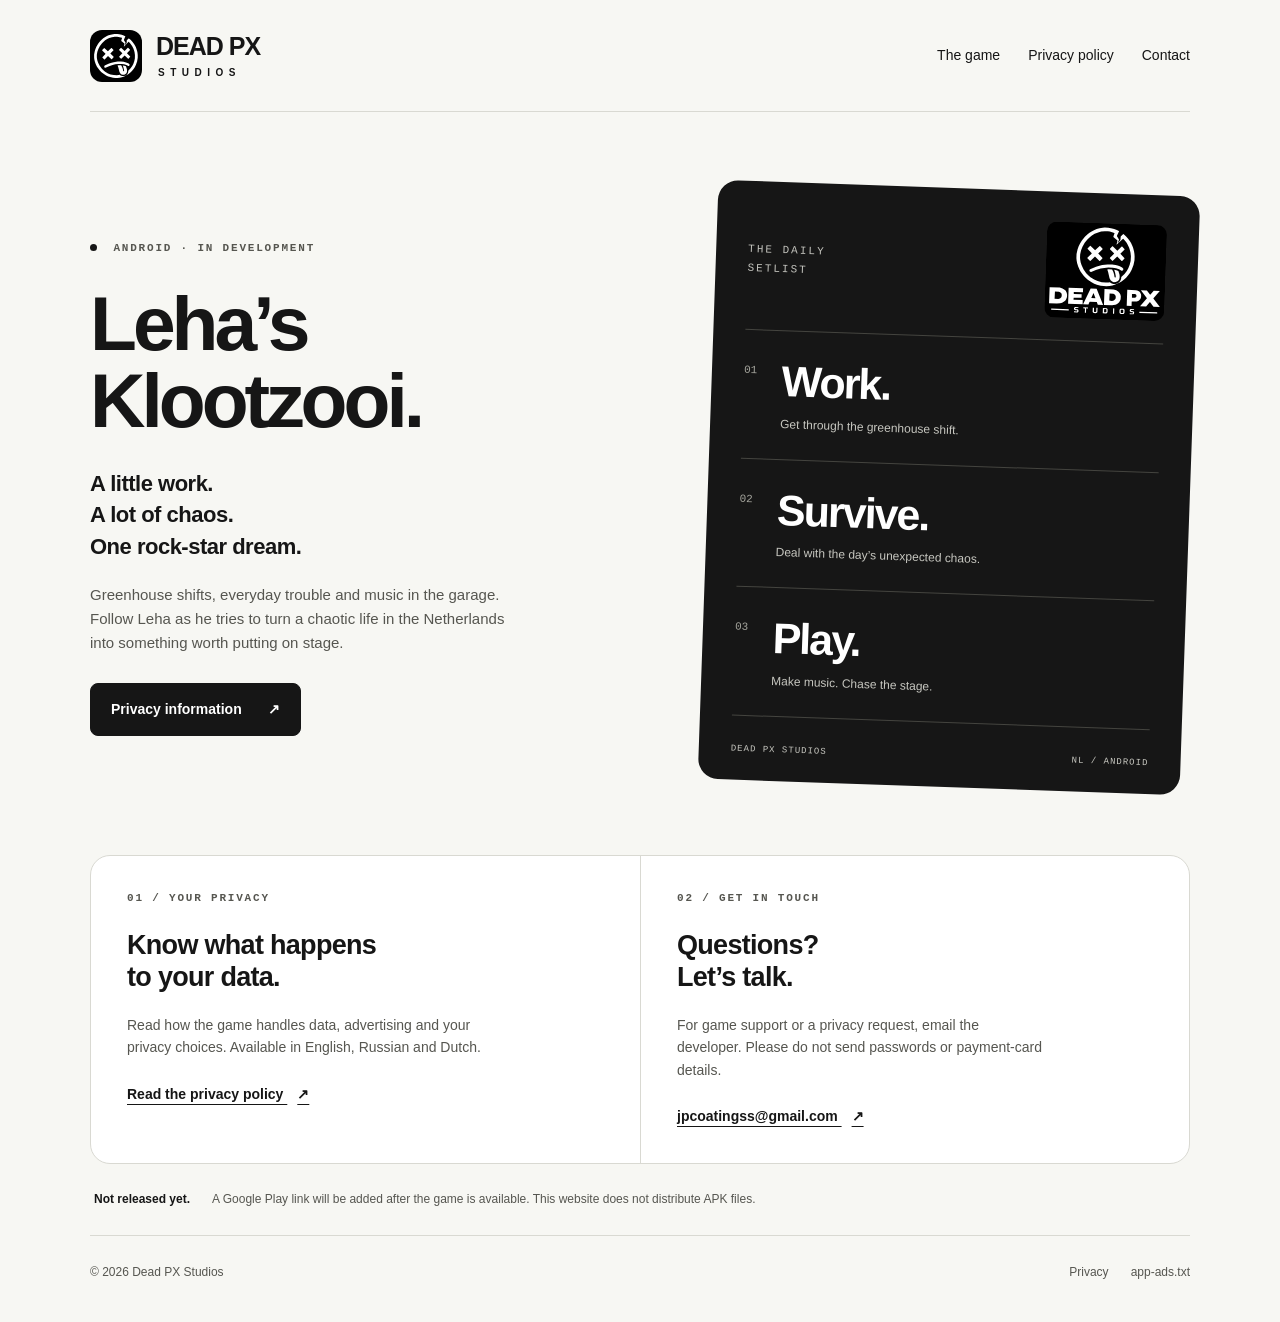
<file: index.html>
<!DOCTYPE html>

<html lang="en">
<head>
<meta charset="utf-8"/>
<meta content="width=device-width,initial-scale=1" name="viewport"/>
<meta content="Dead PX Studios — developer of Leha's Klootzooi for Android. Game information, privacy and support." name="description"/>
<meta content="strict-origin-when-cross-origin" name="referrer"/>
<meta content="light" name="color-scheme"/>
<title>Dead PX Studios · Leha's Klootzooi</title>
<link href="/style.css" rel="stylesheet"/>
<link href="./assets/dead-px-icon.svg" rel="icon" type="image/svg+xml"/><link href="./branding.css?v=2" rel="stylesheet"/></head>
<body>
<a class="skip" href="#main">Skip to content</a>
<div class="wrap">
<header class="header">
<a aria-label="Dead PX Studios home" class="wordmark brand-lockup" href="/"><img alt="" aria-hidden="true" class="brand-icon" height="52" src="./assets/dead-px-icon.svg" width="52"/><b class="brand-name">DEAD PX<span>STUDIOS</span></b></a>
<nav aria-label="Main navigation"><a href="#game">The game</a><a href="/privacy-policy.html">Privacy policy</a><a href="mailto:jpcoatingss@gmail.com">Contact</a></nav>
</header>
<main id="main">
<section aria-labelledby="game-title" class="hero" id="game">
<div class="hero-copy">
<p class="eyebrow"><span aria-hidden="true" class="dot"></span> ANDROID · IN DEVELOPMENT</p>
<h1 id="game-title">Leha’s<br/><span>Klootzooi.</span></h1>
<p class="lede">A little work.<br/>A lot of chaos.<br/>One rock-star dream.</p>
<p class="intro">Greenhouse shifts, everyday trouble and music in the garage. Follow Leha as he tries to turn a chaotic life in the Netherlands into something worth putting on stage.</p>
<a class="button" href="/privacy-policy.html">Privacy information <span aria-hidden="true">↗</span></a>
</div>
<aside aria-label="Game overview" class="game-card">
<div class="studio-brand-row"><p class="card-kicker">THE DAILY SETLIST</p><img alt="Dead PX Studios" class="studio-badge" height="96" src="./assets/dead-px-logo.svg" width="120"/></div>
<div class="setlist"><div><span>01</span><strong>Work.</strong><p>Get through the greenhouse shift.</p></div><div><span>02</span><strong>Survive.</strong><p>Deal with the day’s unexpected chaos.</p></div><div><span>03</span><strong>Play.</strong><p>Make music. Chase the stage.</p></div></div>
<div class="card-bottom"><span>DEAD PX STUDIOS</span><span>NL / ANDROID</span></div>
</aside>
</section>
<section aria-label="Privacy and support" class="info-grid">
<article class="info-card" id="privacy"><p class="eyebrow">01 / YOUR PRIVACY</p><h2>Know what happens<br/>to your data.</h2><p>Read how the game handles data, advertising and your privacy choices. Available in English, Russian and Dutch.</p><a href="/privacy-policy.html">Read the privacy policy <span aria-hidden="true">↗</span></a></article>
<article class="info-card"><p class="eyebrow">02 / GET IN TOUCH</p><h2>Questions?<br/>Let’s talk.</h2><p>For game support or a privacy request, email the developer. Please do not send passwords or payment-card details.</p><a class="email" href="mailto:jpcoatingss@gmail.com">jpcoatingss@gmail.com <span aria-hidden="true">↗</span></a></article>
</section>
<section aria-label="Release information" class="release-note"><strong>Not released yet.</strong><p>A Google Play link will be added after the game is available. This website does not distribute APK files.</p></section>
</main>
<footer><p>© 2026 Dead PX Studios</p><div><a href="/privacy-policy.html">Privacy</a><a href="/app-ads.txt">app-ads.txt</a></div></footer>
</div>
</body>
</html>
</file>
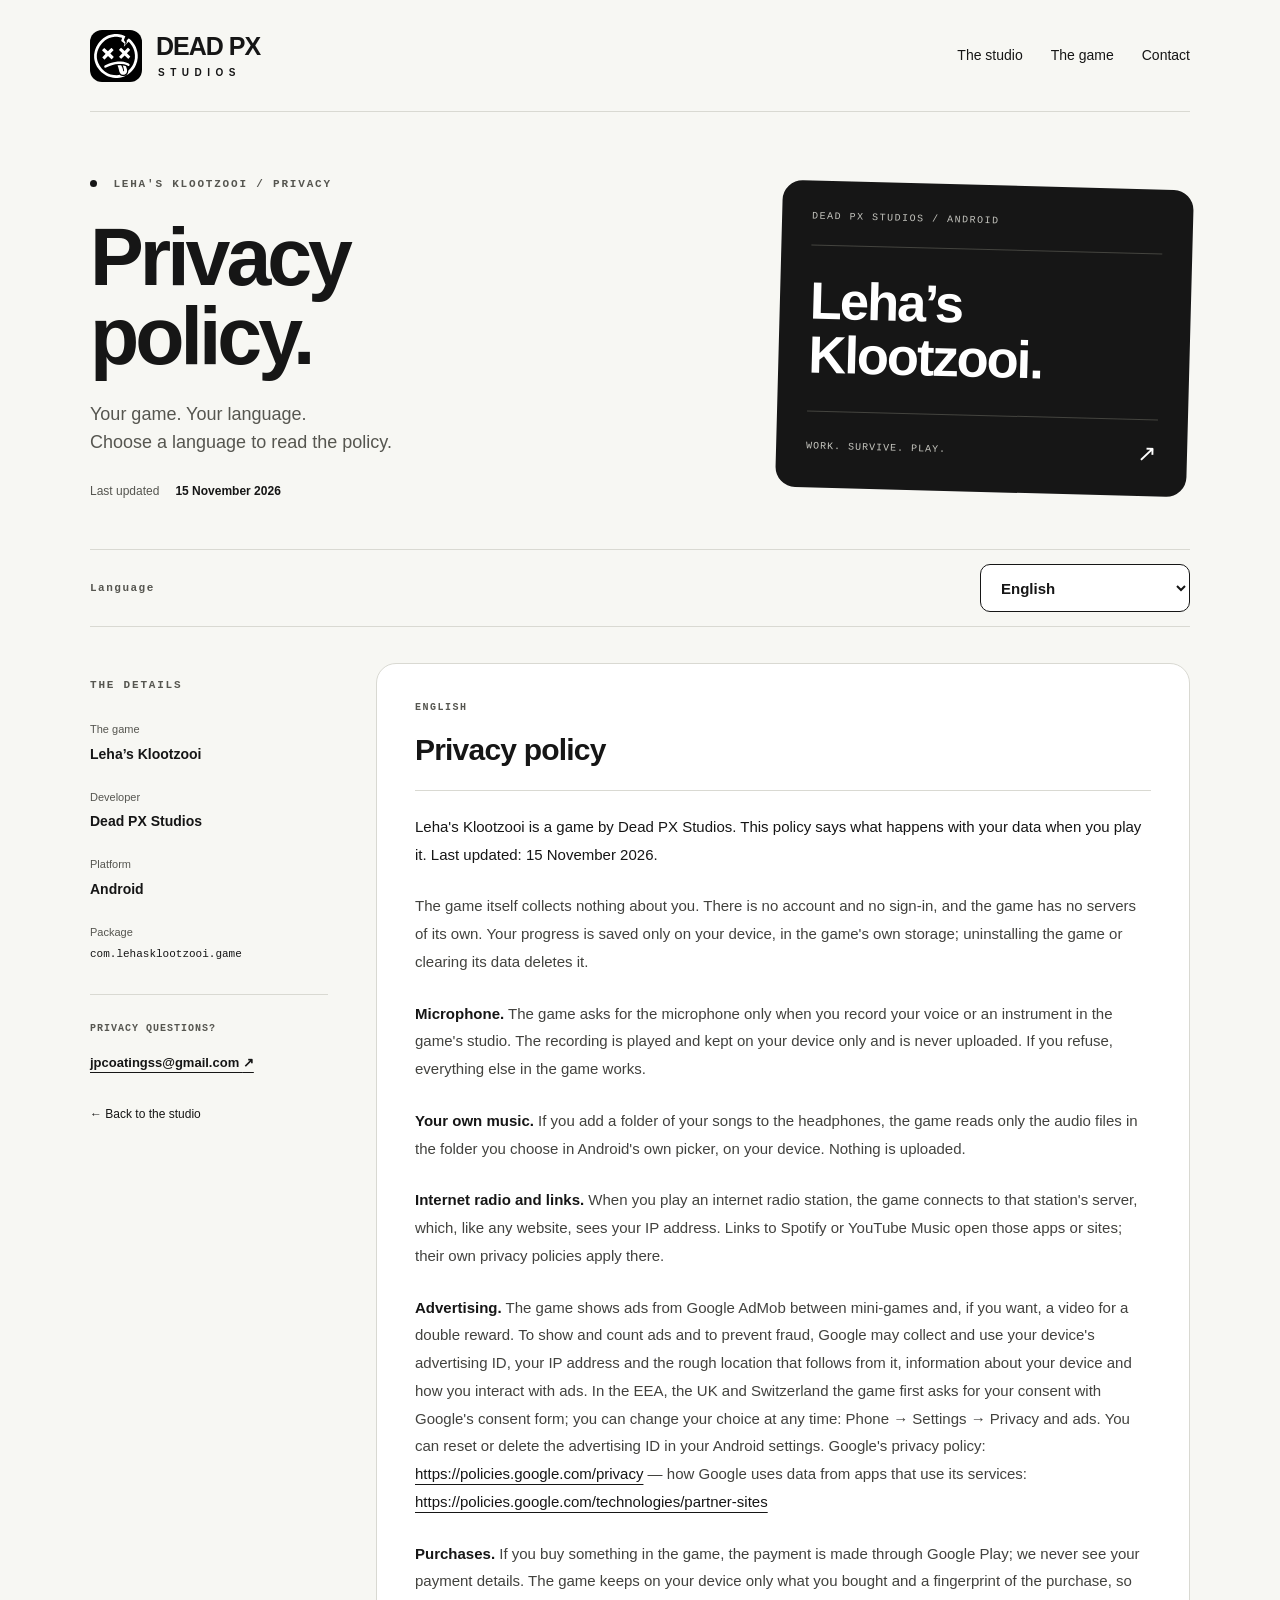
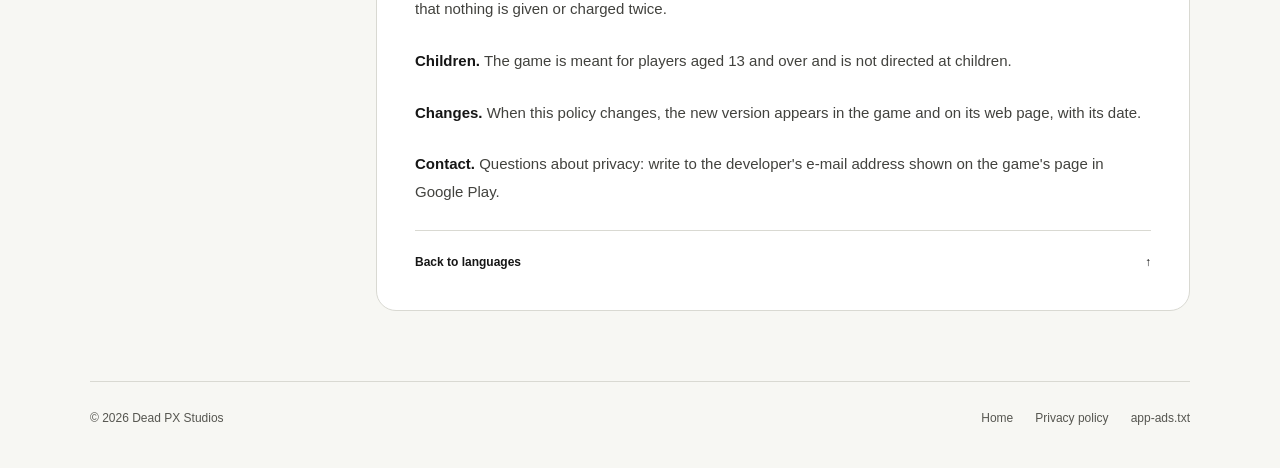
<file: privacy-policy.html>
<!DOCTYPE html>

<html lang="en">
<head>
<meta charset="utf-8"/>
<meta content="width=device-width,initial-scale=1" name="viewport"/>
<meta content="Privacy policy for Leha's Klootzooi by Dead PX Studios. Read in English, Russian or Dutch." name="description"/>
<meta content="strict-origin-when-cross-origin" name="referrer"/>
<meta content="light" name="color-scheme"/>
<title>Privacy Policy · Leha's Klootzooi · Dead PX Studios</title>
<link href="https://jevgenyp.github.io/privacy-policy.html" rel="canonical"/>
<link href="./style.css" rel="stylesheet"/>
<link href="./privacy.css" rel="stylesheet"/>
<link href="./assets/dead-px-icon.svg" rel="icon" type="image/svg+xml"/><link href="./branding.css?v=2" rel="stylesheet"/><link href="./privacy-controls.css?v=2" rel="stylesheet"/><script defer="" src="./privacy-language.js?v=2"></script></head>
<body class="privacy-page">
<a class="skip" data-i18n="skip" href="#main">Skip to content</a>
<div class="wrap">
<header class="header">
<a aria-label="Dead PX Studios home" class="wordmark brand-lockup" href="./"><img alt="" aria-hidden="true" class="brand-icon" height="52" src="./assets/dead-px-icon.svg" width="52"/><b class="brand-name">DEAD PX<span>STUDIOS</span></b></a>
<nav aria-label="Main navigation"><a data-i18n="studio" href="./">The studio</a><a data-i18n="game" href="./#game">The game</a><a data-i18n="contact" href="mailto:jpcoatingss@gmail.com">Contact</a></nav>
</header>
<main id="main">
<section aria-labelledby="policy-title" class="policy-hero">
<div>
<p class="eyebrow"><span aria-hidden="true" class="dot"></span> LEHA'S KLOOTZOOI / PRIVACY</p>
<h1 data-i18n="title" id="policy-title">Privacy
policy.</h1>
<p class="policy-subtitle" data-i18n="subtitle">Your game. Your language.
Choose a language to read the policy.</p>
<p class="policy-date"><span data-i18n="dateLabel">Last updated</span><time data-i18n="date" datetime="2026-11-15">15 November 2026</time></p>
</div>
<aside aria-label="Game details" class="policy-stamp">
<p class="card-kicker">DEAD PX STUDIOS / ANDROID</p>
<p class="stamp-title">Leha’s<br/>Klootzooi.</p>
<div class="stamp-bottom"><span>WORK. SURVIVE. PLAY.</span><span aria-hidden="true">↗</span></div>
</aside>
</section>
<nav aria-label="Language" class="language-nav" id="languages"><label class="language-caption" data-i18n="languageLabel" for="policy-language">Language</label><div class="language-field"><select aria-controls="policy-content" id="policy-language" name="language"><option lang="en" selected="" value="en">English</option><option lang="ru" value="ru">Русский</option><option lang="nl" value="nl">Nederlands</option></select></div><noscript><style>.policy-card[hidden]{display:block!important}.language-field,.language-caption{display:none!important}.language-fallback{display:flex;gap:18px;flex-wrap:wrap}</style><div class="language-fallback"><a href="#en" lang="en">English</a><a href="#ru" lang="ru">Русский</a><a href="#nl" lang="nl">Nederlands</a></div></noscript></nav>
<div class="policy-layout">
<aside aria-label="Developer and privacy contact" class="policy-sidebar">
<p class="eyebrow" data-i18n="details">THE DETAILS</p>
<dl class="policy-details">
<div><dt data-i18n="game">Game</dt><dd>Leha’s Klootzooi</dd></div>
<div><dt data-i18n="developer">Developer</dt><dd>Dead PX Studios</dd></div>
<div><dt data-i18n="platform">Platform</dt><dd>Android</dd></div>
<div><dt data-i18n="package">Package</dt><dd class="package-name">com.lehasklootzooi.game</dd></div>
</dl>
<div class="policy-contact">
<p class="eyebrow" data-i18n="privacyQuestions">PRIVACY QUESTIONS?</p>
<a href="mailto:jpcoatingss@gmail.com">jpcoatingss@gmail.com <span aria-hidden="true">↗</span></a>
</div>
<a class="studio-link" data-i18n="backStudio" href="./">← Back to the studio</a>
</aside>
<div class="policy-sections" id="policy-content">
<section aria-labelledby="en-title" class="policy-card" id="en" lang="en">
<header class="policy-section-header">
<p class="eyebrow">English</p>
<h2 id="en-title">Privacy policy</h2>
</header>
<div class="policy-copy">
<p class="policy-intro" lang="en">Leha's Klootzooi is a game by Dead PX Studios. This policy says what happens with your data when you play it. Last updated: 15 November 2026.</p>
<p lang="en">The game itself collects nothing about you. There is no account and no sign-in, and the game has no servers of its own. Your progress is saved only on your device, in the game's own storage; uninstalling the game or clearing its data deletes it.</p>
<p lang="en"><strong class="topic-label">Microphone.</strong> The game asks for the microphone only when you record your voice or an instrument in the game's studio. The recording is played and kept on your device only and is never uploaded. If you refuse, everything else in the game works.</p>
<p lang="en"><strong class="topic-label">Your own music.</strong> If you add a folder of your songs to the headphones, the game reads only the audio files in the folder you choose in Android's own picker, on your device. Nothing is uploaded.</p>
<p lang="en"><strong class="topic-label">Internet radio and links.</strong> When you play an internet radio station, the game connects to that station's server, which, like any website, sees your IP address. Links to Spotify or YouTube Music open those apps or sites; their own privacy policies apply there.</p>
<p lang="en"><strong class="topic-label">Advertising.</strong> The game shows ads from Google AdMob between mini-games and, if you want, a video for a double reward. To show and count ads and to prevent fraud, Google may collect and use your device's advertising ID, your IP address and the rough location that follows from it, information about your device and how you interact with ads. In the EEA, the UK and Switzerland the game first asks for your consent with Google's consent form; you can change your choice at any time: Phone → Settings → Privacy and ads. You can reset or delete the advertising ID in your Android settings. Google's privacy policy: <a href="https://policies.google.com/privacy">https://policies.google.com/privacy</a> — how Google uses data from apps that use its services: <a href="https://policies.google.com/technologies/partner-sites">https://policies.google.com/technologies/partner-sites</a></p>
<p lang="en"><strong class="topic-label">Purchases.</strong> If you buy something in the game, the payment is made through Google Play; we never see your payment details. The game keeps on your device only what you bought and a fingerprint of the purchase, so that nothing is given or charged twice.</p>
<p lang="en"><strong class="topic-label">Children.</strong> The game is meant for players aged 13 and over and is not directed at children.</p>
<p lang="en"><strong class="topic-label">Changes.</strong> When this policy changes, the new version appears in the game and on its web page, with its date.</p>
<p lang="en"><strong class="topic-label">Contact.</strong> Questions about privacy: write to the developer's e-mail address shown on the game's page in Google Play.</p>
</div>
<a class="back-top" href="#languages">Back to languages <span aria-hidden="true">↑</span></a>
</section>
<section aria-labelledby="ru-title" class="policy-card" hidden="" id="ru" lang="ru">
<header class="policy-section-header">
<p class="eyebrow">Русский</p>
<h2 id="ru-title">Политика конфиденциальности</h2>
</header>
<div class="policy-copy">
<p class="policy-intro" lang="ru">Leha's Klootzooi — игра Dead PX Studios. Здесь сказано, что происходит с твоими данными, когда ты в неё играешь. Обновлено: 15 ноября 2026 года.</p>
<p lang="ru">Сама игра о тебе ничего не собирает. Нет аккаунта и входа, у игры нет своих серверов. Прогресс сохраняется только на твоём устройстве, в собственном хранилище игры; при удалении игры или очистке её данных он стирается.</p>
<p lang="ru"><strong class="topic-label">Микрофон.</strong> Игра просит микрофон только когда ты записываешь голос или инструмент в студии игры. Запись звучит и хранится только на твоём устройстве и никуда не отправляется. Если откажешь, всё остальное в игре работает.</p>
<p lang="ru"><strong class="topic-label">Своя музыка.</strong> Если ты добавишь в наушники папку со своими песнями, игра читает только звуковые файлы из папки, которую ты сам выбрал в окне выбора Android, на твоём устройстве. Ничего не отправляется.</p>
<p lang="ru"><strong class="topic-label">Интернет-радио и ссылки.</strong> Когда ты слушаешь интернет-радиостанцию, игра подключается к серверу этой станции, и он, как любой сайт, видит твой IP-адрес. Ссылки на Spotify или YouTube Music открывают эти приложения или сайты; там действуют их собственные правила конфиденциальности.</p>
<p lang="ru"><strong class="topic-label">Реклама.</strong> Игра показывает рекламу Google AdMob между мини-играми и, если хочешь, видео за двойную награду. Чтобы показывать и учитывать рекламу и бороться с мошенничеством, Google может собирать и использовать рекламный идентификатор устройства, IP-адрес и примерное местоположение по нему, сведения об устройстве и о том, как ты взаимодействуешь с рекламой. В ЕЭЗ, Великобритании и Швейцарии игра сначала спрашивает согласие через форму Google; выбор можно изменить в любой момент: Телефон → Настройки → Приватность и реклама. Рекламный идентификатор можно сбросить или удалить в настройках Android. Политика конфиденциальности Google: <a href="https://policies.google.com/privacy">https://policies.google.com/privacy</a> — как Google использует данные приложений, которые пользуются его сервисами: <a href="https://policies.google.com/technologies/partner-sites">https://policies.google.com/technologies/partner-sites</a></p>
<p lang="ru"><strong class="topic-label">Покупки.</strong> Если ты что-то покупаешь в игре, оплата идёт через Google Play; мы никогда не видим твоих платёжных данных. Игра хранит на твоём устройстве только то, что куплено, и отпечаток покупки, чтобы ничего не выдать и не списать дважды.</p>
<p lang="ru"><strong class="topic-label">Дети.</strong> Игра рассчитана на игроков от 13 лет и не предназначена для детей.</p>
<p lang="ru"><strong class="topic-label">Изменения.</strong> Когда эта политика меняется, новая версия с датой появляется в игре и на её веб-странице.</p>
<p lang="ru"><strong class="topic-label">Связь.</strong> Вопросы о конфиденциальности: пиши на адрес электронной почты разработчика, указанный на странице игры в Google Play.</p>
</div>
<a class="back-top" href="#languages">К выбору языка <span aria-hidden="true">↑</span></a>
</section>
<section aria-labelledby="nl-title" class="policy-card" hidden="" id="nl" lang="nl">
<header class="policy-section-header">
<p class="eyebrow">Nederlands</p>
<h2 id="nl-title">Privacybeleid</h2>
</header>
<div class="policy-copy">
<p class="policy-intro" lang="nl">Leha's Klootzooi is een game van Dead PX Studios. Dit beleid vertelt wat er met je gegevens gebeurt als je speelt. Laatst bijgewerkt: 15 november 2026.</p>
<p lang="nl">De game zelf verzamelt niets over jou. Er is geen account en geen inloggen, en de game heeft geen eigen servers. Je voortgang wordt alleen op je toestel bewaard, in de eigen opslag van de game; als je de game verwijdert of de gegevens wist, is hij weg.</p>
<p lang="nl"><strong class="topic-label">Microfoon.</strong> De game vraagt alleen om de microfoon als je in de studio van de game je stem of een instrument opneemt. De opname wordt alleen op je toestel afgespeeld en bewaard en nooit verstuurd. Als je weigert, werkt de rest van de game gewoon.</p>
<p lang="nl"><strong class="topic-label">Je eigen muziek.</strong> Als je een map met je eigen nummers aan de koptelefoon toevoegt, leest de game alleen de geluidsbestanden in de map die je zelf kiest in de kiezer van Android, op je toestel. Er wordt niets verstuurd.</p>
<p lang="nl"><strong class="topic-label">Internetradio en links.</strong> Als je een internetradiozender afspeelt, maakt de game verbinding met de server van die zender, die net als elke website je IP-adres ziet. Links naar Spotify of YouTube Music openen die apps of sites; daar gelden hun eigen privacyregels.</p>
<p lang="nl"><strong class="topic-label">Advertenties.</strong> De game toont advertenties van Google AdMob tussen minigames en, als je wilt, een video voor een dubbele beloning. Om advertenties te tonen en te tellen en fraude te voorkomen, kan Google de advertentie-ID van je toestel, je IP-adres en de globale locatie die daaruit volgt, gegevens over je toestel en hoe je met advertenties omgaat verzamelen en gebruiken. In de EER, het VK en Zwitserland vraagt de game eerst je toestemming met het toestemmingsformulier van Google; je kunt je keuze altijd wijzigen: Telefoon → Instellingen → Privacy en advertenties. Je kunt de advertentie-ID resetten of verwijderen in de instellingen van Android. Privacybeleid van Google: <a href="https://policies.google.com/privacy">https://policies.google.com/privacy</a> — hoe Google gegevens gebruikt van apps die zijn diensten gebruiken: <a href="https://policies.google.com/technologies/partner-sites">https://policies.google.com/technologies/partner-sites</a></p>
<p lang="nl"><strong class="topic-label">Aankopen.</strong> Als je iets koopt in de game, gaat de betaling via Google Play; wij zien je betaalgegevens nooit. De game bewaart op je toestel alleen wat je hebt gekocht en een vingerafdruk van de aankoop, zodat niets dubbel wordt gegeven of afgerekend.</p>
<p lang="nl"><strong class="topic-label">Kinderen.</strong> De game is bedoeld voor spelers van 13 jaar en ouder en is niet gericht op kinderen.</p>
<p lang="nl"><strong class="topic-label">Wijzigingen.</strong> Als dit beleid verandert, verschijnt de nieuwe versie met datum in de game en op de webpagina.</p>
<p lang="nl"><strong class="topic-label">Contact.</strong> Vragen over privacy: schrijf naar het e-mailadres van de ontwikkelaar op de pagina van de game in Google Play.</p>
</div>
<a class="back-top" href="#languages">Terug naar de talen <span aria-hidden="true">↑</span></a>
</section>
</div>
</div>
</main>
<footer><p>© 2026 Dead PX Studios</p><div><a data-i18n="home" href="./">Home</a><a aria-current="page" data-i18n="policyName" href="./privacy-policy.html">Privacy policy</a><a href="./app-ads.txt">app-ads.txt</a></div></footer>
</div>
</body>
</html>
</file>
<file: style.css>
:root{--paper:#f7f7f3;--ink:#161616;--muted:#565650;--line:#d9d9d2;--white:#fff;--radius:20px}*{box-sizing:border-box}html{scroll-behavior:smooth}body{margin:0;background:var(--paper);color:var(--ink);font-family:Arial,Helvetica,sans-serif;line-height:1.6;-webkit-font-smoothing:antialiased}a{color:inherit;text-underline-offset:5px}.wrap{max-width:1180px;margin:auto;padding:0 40px}.header{min-height:112px;border-bottom:1px solid var(--line);display:flex;align-items:center;justify-content:space-between;gap:30px}.wordmark{font-size:25px;font-weight:900;line-height:1;letter-spacing:-1px;text-decoration:none;white-space:nowrap}.wordmark span{display:block;font-size:10px;letter-spacing:5.5px;font-weight:700;margin-top:9px;padding-left:2px}nav{display:flex;gap:28px;flex-wrap:wrap;font-size:14px}nav a{text-decoration:none}nav a:hover,footer a:hover{text-decoration:underline}.hero{display:grid;grid-template-columns:1.15fr 1fr;gap:64px;align-items:center;padding:76px 0 68px}.eyebrow{font-family:Consolas,monospace;font-size:11px;letter-spacing:1.8px;font-weight:600;color:var(--muted);margin:0 0 28px}.dot{display:inline-block;width:7px;height:7px;background:var(--ink);border-radius:100%;margin-right:8px}h1{font-size:clamp(48px,6vw,80px);line-height:.99;letter-spacing:-4px;margin:0 0 30px;font-weight:900}h1 span{display:inline-block}h2{font-size:27px;line-height:1.18;letter-spacing:-.7px;margin:0 0 20px}.lede{font-size:22px;line-height:1.45;font-weight:700;letter-spacing:-.5px;margin:0 0 20px}.intro{font-size:15px;color:var(--muted);max-width:430px;margin:0 0 28px}.button{background:var(--ink);color:var(--white);border:1px solid var(--ink);border-radius:8px;display:inline-flex;align-items:center;gap:26px;text-decoration:none;padding:14px 20px;font-size:14px;font-weight:700}.button:hover{background:#333}.game-card{background:var(--ink);color:var(--white);padding:30px 32px 24px;border-radius:var(--radius);transform:rotate(2deg)}.card-kicker{font-family:Consolas,monospace;letter-spacing:2px;font-size:11px;color:#c3c3bd;border-bottom:1px solid #44443f;padding-bottom:25px;margin:0}.setlist>div{position:relative;padding:26px 0 25px 38px;border-bottom:1px solid #44443f}.setlist>div>span{position:absolute;left:0;top:32px;font-family:Consolas,monospace;color:#a5a59d;font-size:11px}.setlist strong{font-size:43px;letter-spacing:-2px;line-height:1.15;display:block}.setlist p{font-size:12px;margin:8px 0 0;color:#c7c7c0}.card-bottom{display:flex;justify-content:space-between;font-family:Consolas,monospace;letter-spacing:1px;font-size:9px;margin-top:26px;gap:12px;color:#c7c7c0}.info-grid{display:grid;grid-template-columns:1fr 1fr;border:1px solid var(--line);border-radius:var(--radius);overflow:hidden;background:var(--white)}.info-card{padding:34px 36px}.info-card+.info-card{border-left:1px solid var(--line)}.info-card p:not(.eyebrow){font-size:14px;max-width:370px;color:var(--muted);margin-bottom:22px}.info-card .eyebrow{margin-bottom:22px}.info-card a{font-size:14px;font-weight:700;display:inline-block;overflow-wrap:anywhere}.info-card a span{margin-left:10px}.release-note{display:flex;align-items:baseline;gap:22px;padding:26px 4px;color:var(--muted);font-size:12px}.release-note strong{color:var(--ink);white-space:nowrap}.release-note p{margin:0}footer{display:flex;justify-content:space-between;gap:20px;padding:27px 0 40px;border-top:1px solid var(--line);font-size:12px;color:var(--muted)}footer p{margin:0}footer div{display:flex;gap:22px}footer a{text-decoration:none}.skip{position:fixed;left:20px;top:-100px;z-index:5;background:var(--ink);color:var(--white);padding:10px 18px}.skip:focus{top:12px}:focus-visible{outline:3px solid #5860ba;outline-offset:5px}.error{padding:100px 0 130px}.error h1{margin-bottom:35px}@media(max-width:760px){.wrap{padding:0 24px}.header{padding:22px 0;min-height:100px;gap:18px}.wordmark{font-size:20px}.wordmark span{font-size:8px;letter-spacing:4.4px}nav{gap:10px 16px;font-size:12px;justify-content:flex-end;max-width:195px}.hero{grid-template-columns:1fr;padding:42px 0;gap:38px}h1{font-size:64px;letter-spacing:-3px}.intro{max-width:100%}.game-card{transform:none;padding:26px}.setlist>div{padding-top:22px;padding-bottom:22px}.setlist strong{font-size:34px}.info-grid{grid-template-columns:1fr}.info-card{padding:28px}.info-card+.info-card{border-left:0;border-top:1px solid var(--line)}.release-note{display:block}.release-note p{margin-top:8px}footer{flex-wrap:wrap}}@media(prefers-reduced-motion:reduce){html{scroll-behavior:auto}}
</file>
<file: branding.css>
/* Original Dead PX dead-smiley artwork, adapted for the website. */
.brand-lockup{display:inline-flex;align-items:center;gap:14px}
.brand-lockup .brand-name{font:inherit;letter-spacing:inherit}
.brand-lockup .brand-icon{display:block;width:52px;height:52px;flex-shrink:0;border-radius:12px}
.studio-brand-row{display:flex;align-items:center;justify-content:space-between;gap:20px;border-bottom:1px solid #44443f;padding-bottom:22px}
.studio-brand-row .card-kicker{border:0;padding:0;max-width:130px;line-height:1.7}
.studio-badge{display:block;width:120px;height:auto;flex-shrink:0;border-radius:10px}
@media(max-width:760px){.brand-lockup{gap:9px}.brand-lockup .brand-icon{width:42px;height:42px;border-radius:9px}.brand-lockup .brand-name{font-size:18px}.brand-lockup .brand-name span{font-size:8px;letter-spacing:3.7px}.header{gap:16px}.header nav{gap:12px;font-size:12px;max-width:175px}.studio-badge{width:100px}}
@media(max-width:420px){.header{flex-wrap:wrap}.header nav{max-width:none;width:100%;justify-content:flex-start;gap:24px}.brand-lockup .brand-icon{width:44px;height:44px}.brand-lockup .brand-name{font-size:22px}.brand-lockup .brand-name span{font-size:8px;letter-spacing:5.3px}}
</file>
<file: privacy.css>
/* Privacy page. Shared typography and colours come from style.css. */
.privacy-page .policy-hero{display:grid;grid-template-columns:1.2fr .8fr;gap:72px;align-items:center;padding:64px 0 48px}
.policy-hero .eyebrow{margin-bottom:24px}
.privacy-page .policy-hero h1{font-size:clamp(56px,6.3vw,84px);line-height:.98;letter-spacing:-4px;margin:0 0 24px}
.policy-subtitle{font-size:18px;line-height:1.6;margin:0;color:var(--muted)}
.policy-date{font-size:12px;color:var(--muted);margin:25px 0 0;display:flex;gap:16px;flex-wrap:wrap}
.policy-date time{font-weight:700;color:var(--ink)}
.policy-stamp{background:var(--ink);color:var(--white);border-radius:var(--radius);padding:28px 30px;transform:rotate(1.5deg)}
.policy-stamp .card-kicker{font-size:10px;letter-spacing:1.5px;padding-bottom:20px}
.stamp-title{font-size:clamp(38px,4.1vw,53px);font-weight:900;letter-spacing:-2px;line-height:1.02;margin:28px 0 30px}
.stamp-bottom{display:flex;justify-content:space-between;align-items:center;gap:16px;border-top:1px solid #44443f;padding-top:20px;font:10px Consolas,monospace;letter-spacing:1px;color:#c7c7c0}
.stamp-bottom span:last-child{font-size:23px;color:#fff}
.privacy-page .language-nav{position:sticky;top:0;z-index:3;display:flex;align-items:center;justify-content:space-between;gap:20px;max-width:none;padding:14px 0;background:var(--paper);border-top:1px solid var(--line);border-bottom:1px solid var(--line);scroll-margin-top:12px}
.language-caption{font:11px Consolas,monospace;letter-spacing:1.5px;color:var(--muted);font-weight:700}
.language-options{display:flex;gap:10px;flex-wrap:wrap}
.language-options a{display:inline-flex;align-items:center;gap:10px;min-height:44px;padding:8px 15px;border:1px solid var(--line);border-radius:8px;background:var(--white);font-size:14px;font-weight:700;text-decoration:none}
.language-options a:hover{background:var(--ink);border-color:var(--ink);color:var(--white);text-decoration:none}
.language-code{font:10px Consolas,monospace;letter-spacing:.7px;color:inherit;opacity:.65}
.policy-layout{display:grid;grid-template-columns:238px minmax(0,1fr);gap:48px;padding:36px 0 70px;align-items:start}
.policy-sidebar{position:sticky;top:110px;padding-top:14px}
.policy-sidebar>.eyebrow{margin-bottom:26px}
.policy-details{margin:0}
.policy-details div{margin-bottom:24px}
.policy-details dt{font-size:11px;color:var(--muted);margin-bottom:5px}
.policy-details dd{margin:0;font-size:14px;font-weight:700;line-height:1.5}
.policy-details .package-name{font:11px/1.6 Consolas,monospace;overflow-wrap:anywhere}
.policy-contact{border-top:1px solid var(--line);padding-top:26px;margin-top:30px}
.policy-contact .eyebrow{margin-bottom:12px;font-size:10px;letter-spacing:1px}
.policy-contact a{font-size:13px;font-weight:700;overflow-wrap:anywhere}
.policy-contact p:not(.eyebrow){font-size:10px;color:var(--muted);margin:10px 0 0}
.policy-contact p+p:not(.eyebrow){margin-top:3px}
.studio-link{display:inline-block;margin-top:30px;font-size:12px;text-decoration:none}
.studio-link span{margin-right:7px}
.studio-link:hover{text-decoration:underline}
.policy-sections{min-width:0;display:grid;gap:28px}
.policy-card{background:var(--white);border:1px solid var(--line);border-radius:var(--radius);padding:36px 38px;scroll-margin-top:96px}
.policy-section-header{padding-bottom:22px;margin-bottom:22px;border-bottom:1px solid var(--line)}
.policy-section-header .eyebrow{margin:0 0 16px;font-size:10px;letter-spacing:1.5px;text-transform:uppercase}
.policy-section-header h2{font-size:30px;line-height:1.18;letter-spacing:-.8px;margin:0;overflow-wrap:anywhere}
.policy-copy p{font-size:15px;line-height:1.85;color:#42423e;margin:0 0 24px;overflow-wrap:anywhere}
.policy-copy .policy-intro{font-size:15px;color:var(--ink)}
.topic-label{color:var(--ink);font-weight:700}
.policy-copy a{color:var(--ink);text-decoration-thickness:1px;overflow-wrap:anywhere}
.policy-copy a:hover{text-decoration-thickness:2px}
.back-top{display:flex;justify-content:space-between;align-items:center;border-top:1px solid var(--line);padding-top:20px;margin-top:4px;font-size:12px;font-weight:700;text-decoration:none;min-height:44px}
.back-top:hover{text-decoration:underline}
.privacy-page .skip:focus{z-index:10}
@media(max-width:950px){.privacy-page .policy-hero{gap:40px}.policy-layout{grid-template-columns:200px minmax(0,1fr);gap:28px}.policy-card{padding:30px}.policy-stamp{padding:26px}.policy-copy p{font-size:15px}}
@media(max-width:760px){.privacy-page .policy-hero{grid-template-columns:1fr;gap:0;padding:40px 0 30px}.privacy-page .policy-hero h1{font-size:62px;letter-spacing:-3px}.policy-stamp{display:none}.policy-subtitle{font-size:16px}.policy-date{margin-top:20px;gap:10px}.privacy-page .language-nav{gap:10px;padding:12px 0}.language-caption{display:none}.language-options{display:grid;grid-template-columns:repeat(3,minmax(0,1fr));width:100%;gap:8px}.language-options a{justify-content:center;font-size:12px;padding:9px 6px;gap:0;min-height:44px}.language-code{display:none}.policy-layout{display:flex;flex-direction:column;gap:24px;padding-top:24px;padding-bottom:40px}.policy-sections{order:1;width:100%;gap:22px}.policy-sidebar{order:2;position:static;width:100%;padding:24px 0 0;border-top:1px solid var(--line)}.policy-sidebar>.eyebrow{margin-bottom:20px}.policy-details{display:grid;grid-template-columns:1fr 1fr;gap:0 20px}.policy-details div{margin-bottom:20px;min-width:0}.policy-contact{margin-top:6px;padding-top:20px}.policy-contact a{font-size:14px}.policy-card{padding:25px 22px;scroll-margin-top:88px}.policy-section-header h2{font-size:27px;letter-spacing:-.6px}.policy-copy p{font-size:15px;line-height:1.8}.privacy-page footer div{gap:18px;flex-wrap:wrap}}
@media(max-width:370px){.privacy-page .wrap{padding:0 18px}.privacy-page .header nav{gap:10px;font-size:11px;max-width:155px}.privacy-page .wordmark{font-size:18px}.privacy-page .wordmark span{letter-spacing:3.7px}.policy-card{padding:22px 18px}.policy-section-header h2{font-size:24px}}
@media print{.privacy-page{background:#fff;color:#000}.privacy-page .wrap{max-width:none;padding:0}.privacy-page .header,.policy-stamp,.language-nav,.policy-sidebar,.back-top,.privacy-page footer,.skip{display:none!important}.privacy-page .policy-hero{display:block;padding:0 0 20px}.privacy-page .policy-hero h1{font-size:38px;letter-spacing:-1px}.policy-layout{display:block;padding:0}.policy-sections{display:block}.policy-card{border:0;border-radius:0;padding:20px 0;break-before:page}.policy-card:first-child{break-before:auto}.policy-section-header{break-after:avoid}.policy-copy p{font-size:11pt;line-height:1.55;orphans:3;widows:3}.policy-copy a{color:#000}}
</file>
<file: privacy-controls.css>
/* Language selector and single-translation layout. */
.policy-card[hidden]{display:none!important}
.policy-hero h1,.policy-subtitle{white-space:pre-line}
.privacy-page .language-caption{display:block;white-space:nowrap}
.language-field{width:210px;max-width:65%}
#policy-language{display:block;width:100%;min-height:48px;padding:10px 16px;border:1px solid var(--ink);border-radius:10px;background:var(--white);color:var(--ink);font:700 15px/1.5 Arial,Helvetica,sans-serif;cursor:pointer}
html[lang="ru"] .policy-hero h1{font-size:clamp(30px,3.4vw,48px);line-height:1.1;letter-spacing:-1.8px;overflow-wrap:anywhere}
@media(max-width:760px){.privacy-page .language-nav{flex-direction:row;justify-content:space-between}.privacy-page .language-caption{display:block;font-size:11px;letter-spacing:1px}.language-field{width:190px}html[lang="ru"] .policy-hero h1{font-size:clamp(29px,7.6vw,45px);letter-spacing:-1.1px}}
html[lang="nl"] .policy-hero h1{font-size:clamp(40px,5vw,68px);letter-spacing:-2px}
@media(max-width:760px){html[lang="nl"] .policy-hero h1{font-size:clamp(34px,10vw,54px);letter-spacing:-1.4px}}
</file>
